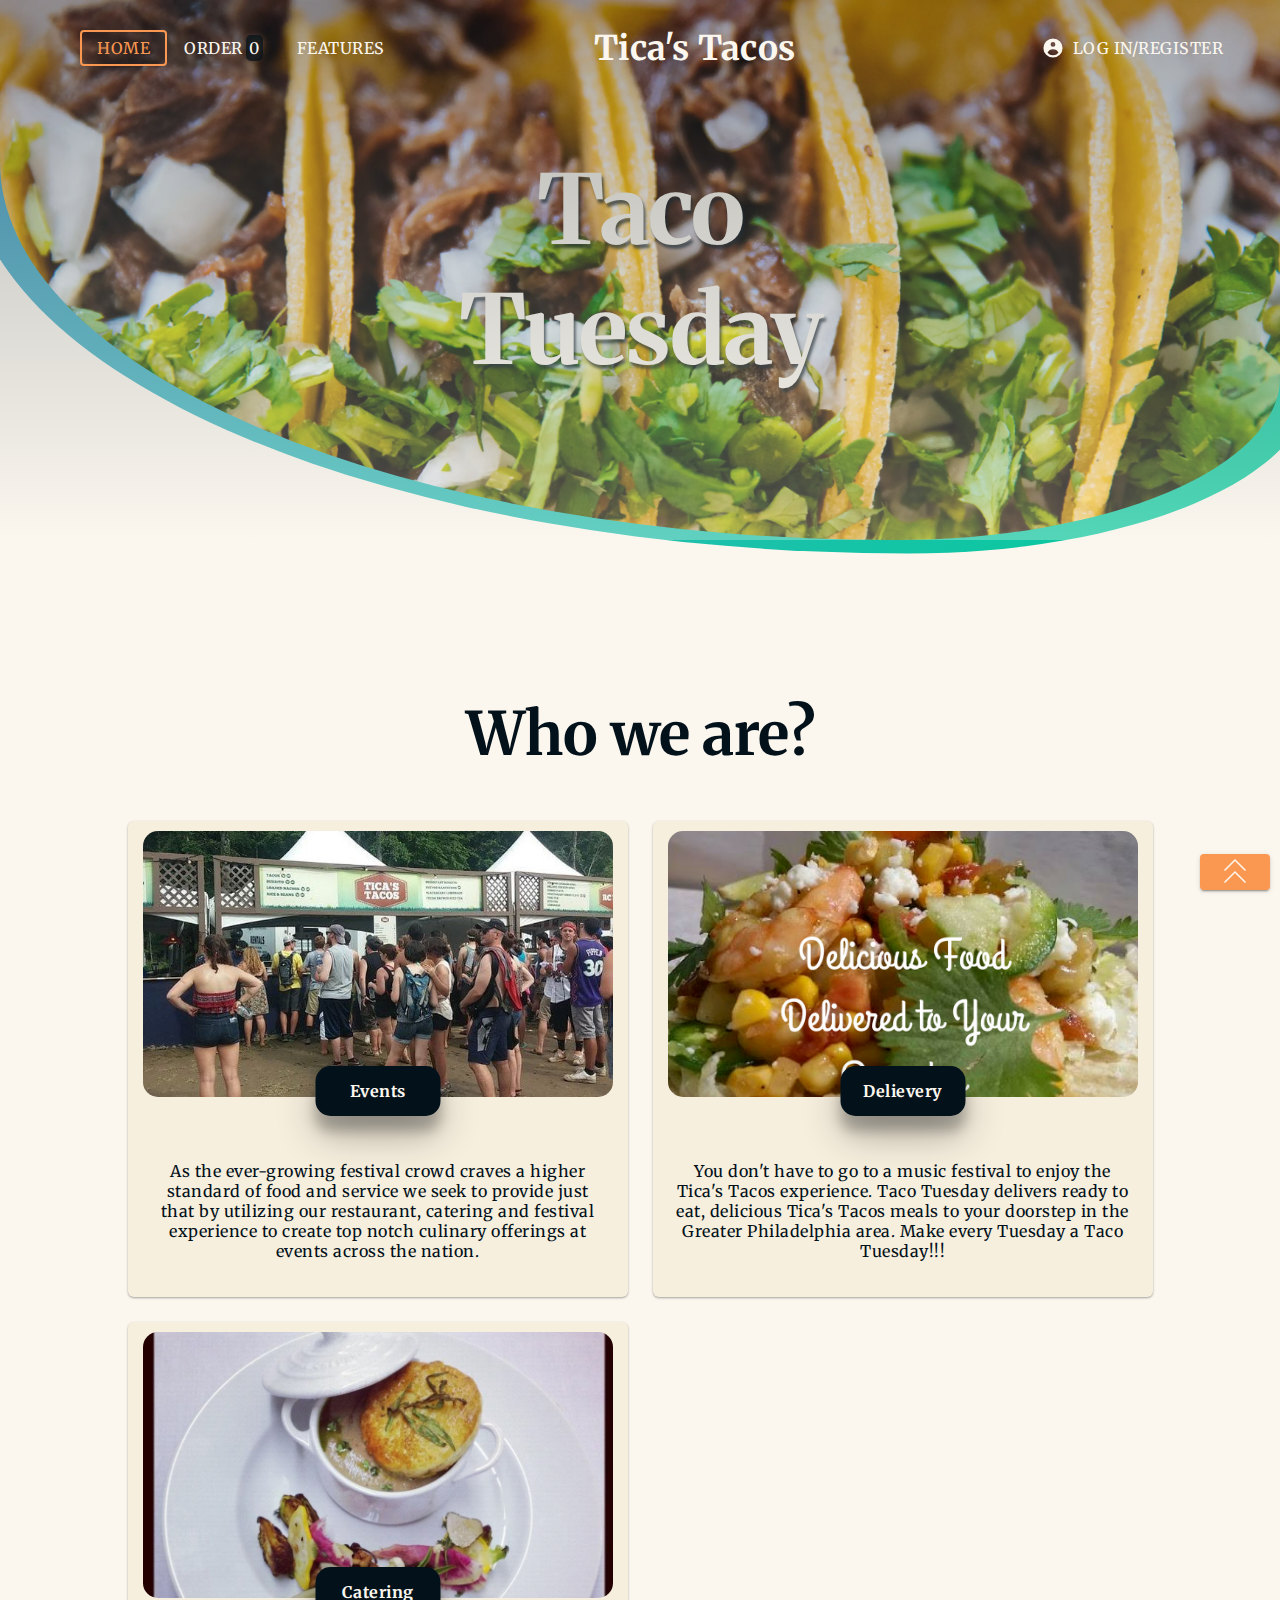
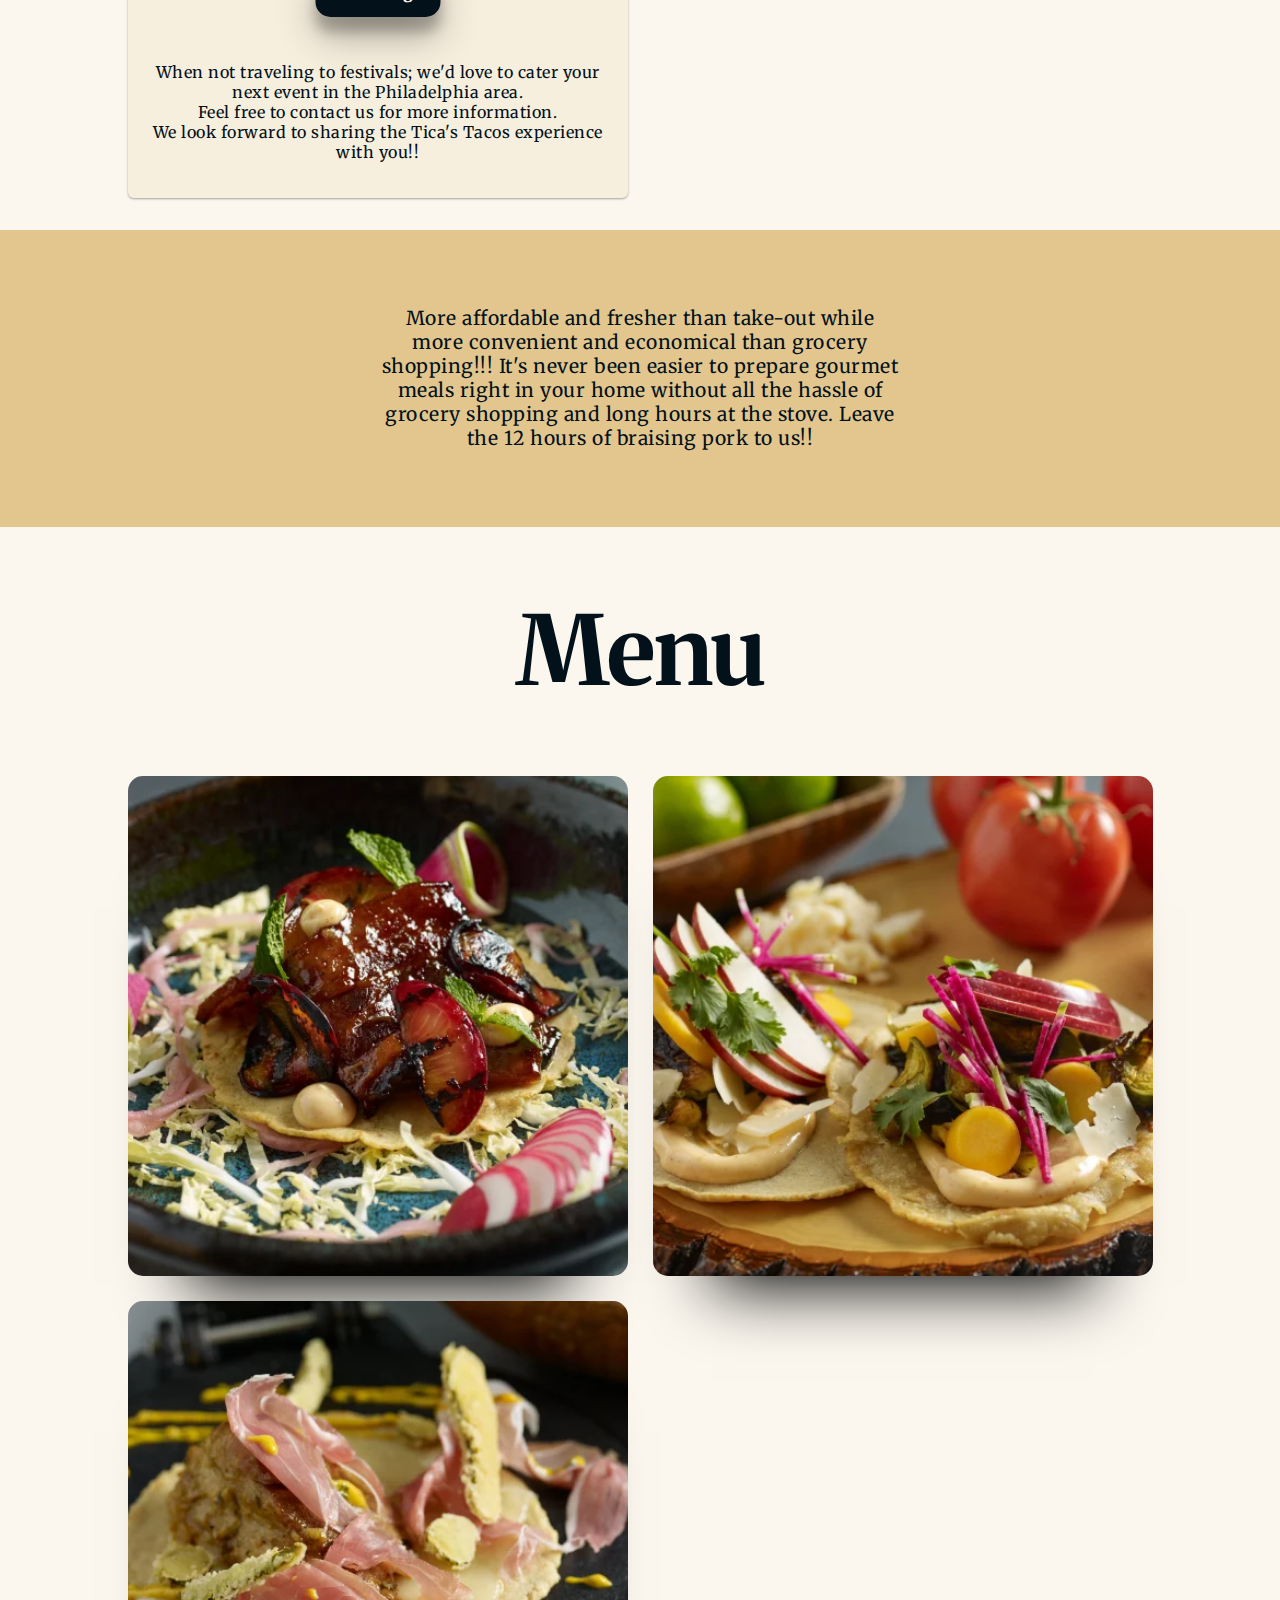
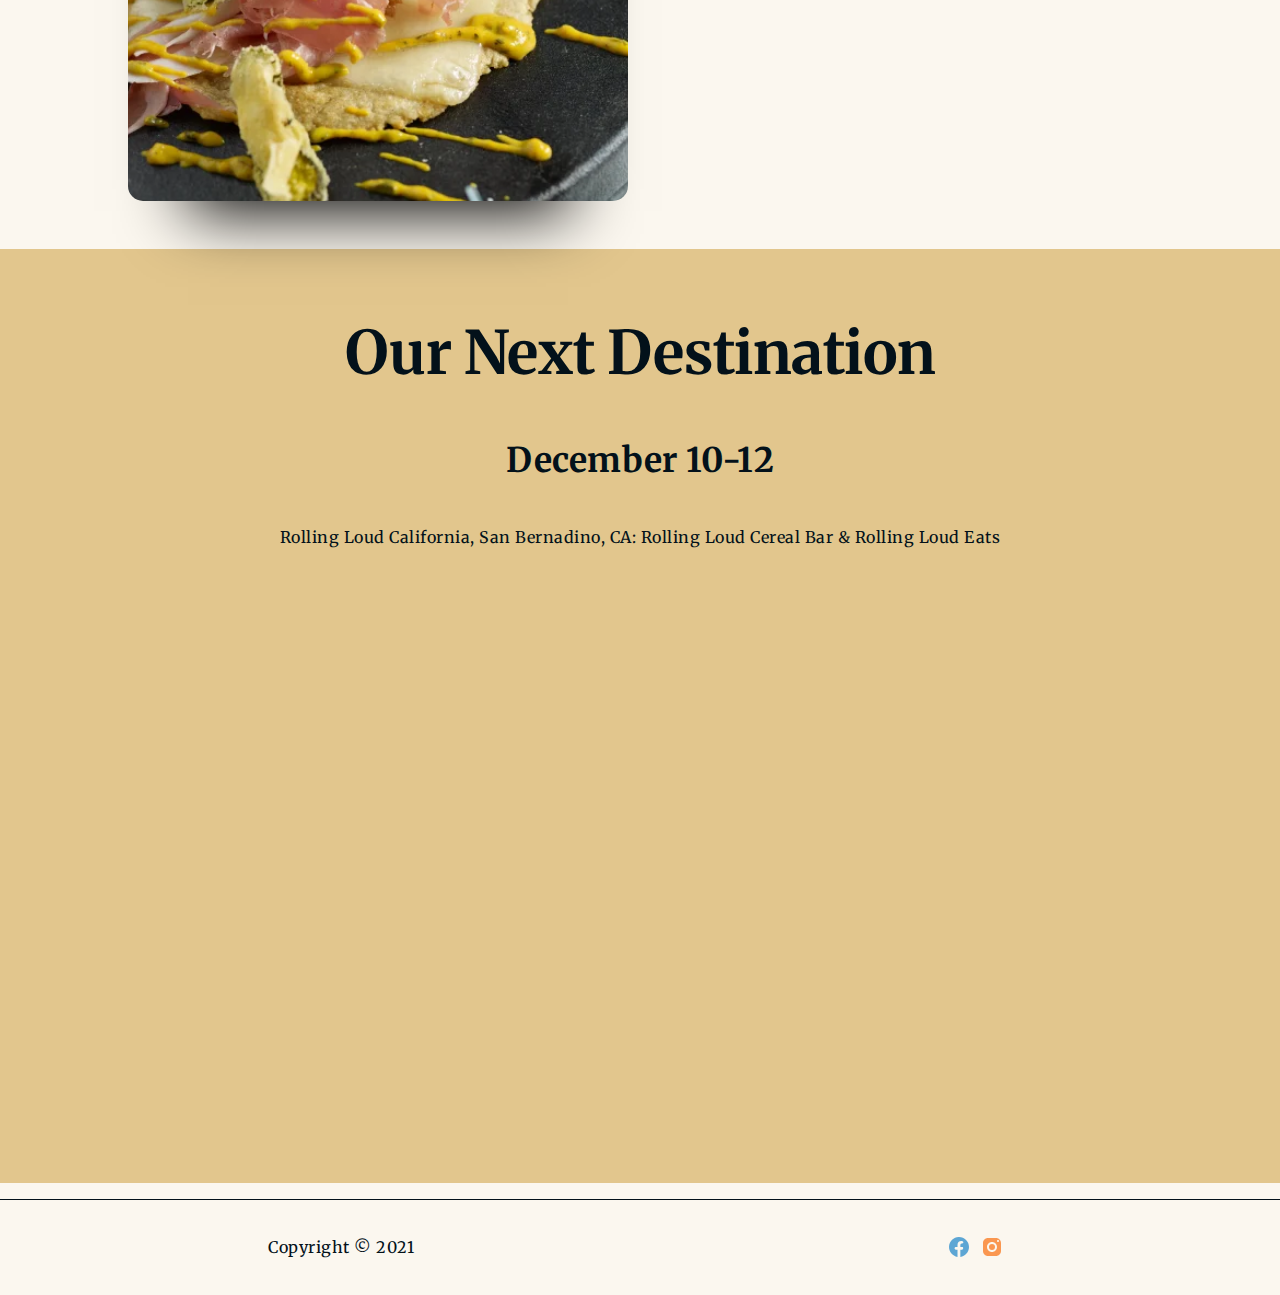
<file: index.html>
<!DOCTYPE html>
<html lang="en">
  <head>
    <title>Tica's Taco</title>
    <meta charset="UTF-8" />
    <meta name="viewport" content="width=device-width, initial-scale=1" />
    <!-- Loading base css -->
    <link href="css/style.css" rel="stylesheet" />
    <!-- Loading google fonts -->
    <link rel="preconnect" href="https://fonts.googleapis.com" />
    <link rel="preconnect" href="https://fonts.gstatic.com" crossorigin />
    <link
      href="https://fonts.googleapis.com/css2?family=Merriweather:ital,wght@0,400;0,700;1,400;1,700&display=swap"
      rel="stylesheet"
    />
    <!-- Loading utility functions -->
    <script src="js/utils.js"></script>
    <!-- Using defer to load the script after finishing rendering the DOM -->
    <script defer src="js/script.js"></script>
  </head>
  <body>
    <!-- Temp elements for scroll to top button -->
    <span id="top"></span>
    <a href="#top" class="btn ripple__wrapper totop">
      <svg
        xmlns="http://www.w3.org/2000/svg"
        className="h-6 w-6"
        fill="none"
        viewBox="0 0 24 24"
        stroke="currentColor"
      >
        <path
          strokeLinecap="round"
          strokeLinejoin="round"
          strokeWidth="{2}"
          d="M5 11l7-7 7 7M5 19l7-7 7 7"
        />
      </svg>
    </a>
    <article class="container">
      <!-- Using BEM sytax for naming class -->
      <header>
        <nav class="header__navbar">
          <!-- Toogle left menu for mobile mode -->
          <div class="header__navbar__menu--left">
            <span class="header__navbar__menu--left__line"></span>
            <span class="header__navbar__menu--left__line"></span>
            <span class="header__navbar__menu--left__line"></span>
          </div>
          <!-- Left side of the navbar show basic pages -->
          <ul class="header__navbar__wrapper--left">
            <li
              class="
                ripple__wrapper
                header__navbar__link header__navbar__link--active
              "
            >
              <a href="index.html">Home</a>
            </li>
            <li
              class="
                ripple__wrapper
                header__navbar__link header__navbar__link--order
              "
            >
              <a href="order.html"
                >Order
                <span class="header__navbar__link--order__cart">0</span></a
              >
            </li>
            <li class="ripple__wrapper header__navbar__link">
              <a href="features.html">Features</a>
            </li>
          </ul>
          <!-- Middle part of the navbar showing web title or icon -->
          <div class="header__navbar__wrapper--right">
            <h4 class="header__navbar__heading">Tica's Tacos</h4>
          </div>
          <!-- Right side of the navbar showing register/login button -->
          <ul class="header__navbar__wrapper--right">
            <li class="ripple__wrapper header__navbar__link">
              <a href="register.html">
                <span class="icon">
                  <svg
                    xmlns="http://www.w3.org/2000/svg"
                    class="h-5 w-5"
                    viewBox="0 0 20 20"
                    fill="currentColor"
                  >
                    <path
                      fill-rule="evenodd"
                      d="M18 10a8 8 0 11-16 0 8 8 0 0116 0zm-6-3a2 2 0 11-4 0 2 2 0 014 0zm-2 4a5 5 0 00-4.546 2.916A5.986 5.986 0 0010 16a5.986 5.986 0 004.546-2.084A5 5 0 0010 11z"
                      clip-rule="evenodd"
                    />
                  </svg>
                </span>
                <span class="header__navbar__link__inner--desktop"
                  >Log In/Register</span
                >
              </a>
            </li>
          </ul>
        </nav>
        <!-- Box Highlight Navbar when focus or being actived -->
        <div class="header__navbar__box"></div>
        <!-- Cover photo for the page -->
        <div class="header__banner header__banner--home">
          <h1>Taco<br />Tuesday</h1>
        </div>
      </header>
      <main class="main--home">
        <section class="main__aboutus">
          <h2>Who we are?</h2>
          <div class="main__aboutus__container">
            <div class="main__aboutus__content">
              <img src="images/home.event.jpeg" alt="Events" />
              <p class="main__aboutus__content__title">Events</p>
              <p class="main__aboutus_-content__description">
                As the ever-growing festival crowd craves a higher standard of
                food and service we seek to provide just that by utilizing our
                restaurant, catering and festival experience to create top notch
                culinary offerings at events across the nation.
              </p>
            </div>
            <div class="main__aboutus__content">
              <img src="images/home.delivery.png" alt="Delivery" />
              <p class="main__aboutus__content__title">Delievery</p>
              <p class="main__aboutus_-content__description">
                You don't have to go to a music festival to enjoy the Tica's
                Tacos experience. Taco Tuesday delivers ready to eat, delicious
                Tica's Tacos meals to your doorstep in the Greater Philadelphia
                area. Make every Tuesday a Taco Tuesday!!!
              </p>
            </div>
            <div class="main__aboutus__content">
              <img src="images/home.catering.jpeg" alt="Catering" />
              <p class="main__aboutus__content__title">Catering</p>
              <p class="main__aboutus_-content__description">
                When not traveling to festivals; we'd love to cater your next
                event in the Philadelphia area. <br />Feel free to contact us
                for more information. <br />We look forward to sharing the
                Tica's Tacos experience with you!!
              </p>
            </div>
          </div>
        </section>
        <section class="main__moreaboutus">
          <p>
            More affordable and fresher than take-out while more convenient and
            economical than grocery shopping!!! It's never been easier to
            prepare gourmet meals right in your home without all the hassle of
            grocery shopping and long hours at the stove. Leave the 12 hours of
            braising pork to us!!
          </p>
        </section>
        <section class="main__menu">
          <h1>Menu</h1>
          <div class="main__menu__container">
            <div class="main__menu__item ripple__wrapper">
              <p class="main__menu__item__name">Cinco de Mayo</p>
              <p class="main__menu__item__type">Meal for Two</p>
              <p class="main__menu__item__price">$50</p>
            </div>
            <div class="main__menu__item ripple__wrapper">
              <p class="main__menu__item__name">Cinco de Mayo</p>
              <p class="main__menu__item__type">Meal for Four</p>
              <p class="main__menu__item__price">$80</p>
            </div>
            <div class="main__menu__item ripple__wrapper">
              <p class="main__menu__item__name">Cinco de Mayo</p>
              <p class="main__menu__item__type">Meal for Six</p>
              <p class="main__menu__item__price">$105</p>
            </div>
          </div>
        </section>
        <section class="main__map">
          <h2>Our Next Destination</h2>
          <h4>December 10-12</h4>
          <p>
            Rolling Loud California, San Bernadino, CA: Rolling Loud Cereal Bar
            & Rolling Loud Eats
          </p>
          <div style="width: 100%">
            <iframe
              width="100%"
              height="600"
              frameborder="0"
              scrolling="no"
              marginheight="0"
              marginwidth="0"
              src="https://maps.google.com/maps?width=100%25&amp;height=600&amp;hl=en&amp;q=California,%20San%20Bernardino,%20CA+(Tica's%20Taco)&amp;t=&amp;z=15&amp;ie=UTF8&amp;iwloc=B&amp;output=embed"
              ><a href="https://www.gps.ie/car-satnav-gps/">car gps</a></iframe
            >
          </div>
        </section>
      </main>
      <footer>
        <div class="footer__copyright"><p>Copyright © 2021</p></div>
        <div class="footer__social">
          <a
            href="https://www.facebook.com/ticastacos/"
            class="footer__social--facebook"
          >
            <svg
              class="icon"
              xmlns="http://www.w3.org/2000/svg"
              x="0px"
              y="0px"
              width="24"
              height="24"
              viewBox="0 0 24 24"
            >
              <path
                d="M11.666,2.005C6.62,2.17,2.374,6.251,2.025,11.288c-0.369,5.329,3.442,9.832,8.481,10.589V14.65H8.892 c-0.726,0-1.314-0.588-1.314-1.314v0c0-0.726,0.588-1.314,1.314-1.314h1.613v-1.749c0-2.896,1.411-4.167,3.818-4.167 c0.357,0,0.662,0.008,0.921,0.021c0.636,0.031,1.129,0.561,1.129,1.198v0c0,0.663-0.537,1.2-1.2,1.2h-0.442 c-1.022,0-1.379,0.969-1.379,2.061v1.437h1.87c0.591,0,1.043,0.527,0.953,1.111l-0.108,0.701c-0.073,0.47-0.477,0.817-0.953,0.817 h-1.762v7.247C18.235,21.236,22,17.062,22,12C22,6.366,17.341,1.821,11.666,2.005z"
              ></path>
            </svg>
          </a>
          <a
            href="https://www.instagram.com/ticas_tacos/?hl=en"
            class="footer__social--instagram"
          >
            <svg
              class="icon"
              xmlns="http://www.w3.org/2000/svg"
              x="0px"
              y="0px"
              width="24"
              height="24"
              viewBox="0 0 24 24"
            >
              <path
                d="M 8 3 C 5.239 3 3 5.239 3 8 L 3 16 C 3 18.761 5.239 21 8 21 L 16 21 C 18.761 21 21 18.761 21 16 L 21 8 C 21 5.239 18.761 3 16 3 L 8 3 z M 18 5 C 18.552 5 19 5.448 19 6 C 19 6.552 18.552 7 18 7 C 17.448 7 17 6.552 17 6 C 17 5.448 17.448 5 18 5 z M 12 7 C 14.761 7 17 9.239 17 12 C 17 14.761 14.761 17 12 17 C 9.239 17 7 14.761 7 12 C 7 9.239 9.239 7 12 7 z M 12 9 A 3 3 0 0 0 9 12 A 3 3 0 0 0 12 15 A 3 3 0 0 0 15 12 A 3 3 0 0 0 12 9 z"
              ></path>
            </svg>
          </a>
        </div>
      </footer>
    </article>
  </body>
</html>
</file>
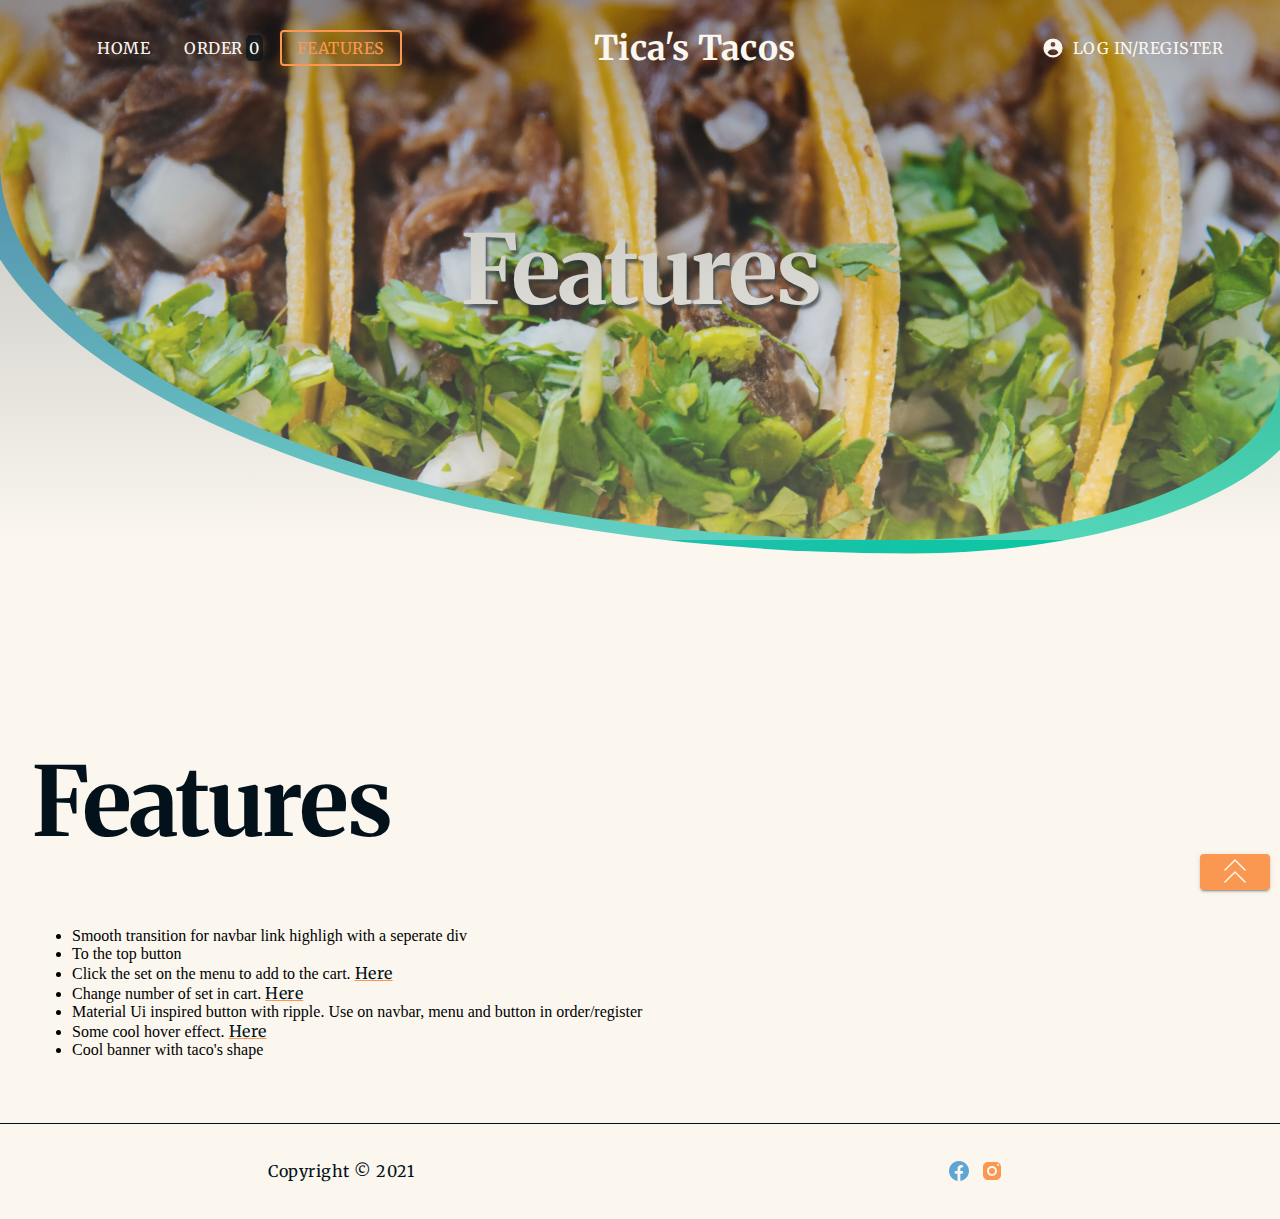
<file: features.html>
<!DOCTYPE html>
<html lang="en">
  <head>
    <title>Tica's Taco</title>
    <meta charset="UTF-8" />
    <meta name="viewport" content="width=device-width, initial-scale=1" />
    <!-- Loading base css -->
    <link href="css/style.css" rel="stylesheet" />
    <!-- Loading google fonts -->
    <link rel="preconnect" href="https://fonts.googleapis.com" />
    <link rel="preconnect" href="https://fonts.gstatic.com" crossorigin />
    <link
      href="https://fonts.googleapis.com/css2?family=Merriweather:ital,wght@0,400;0,700;1,400;1,700&display=swap"
      rel="stylesheet"
    />
    <!-- Loading utility functions -->
    <script src="js/utils.js"></script>
    <!-- Using defer to load the script after finishing rendering the DOM -->
    <script defer src="js/order.js"></script>
    <script defer src="js/script.js"></script>
  </head>
  <body>
    <!-- Temp elements for scroll to top button -->
    <span id="top"></span>
    <a href="#top" class="btn ripple__wrapper totop">
      <svg
        xmlns="http://www.w3.org/2000/svg"
        className="h-6 w-6"
        fill="none"
        viewBox="0 0 24 24"
        stroke="currentColor"
      >
        <path
          strokeLinecap="round"
          strokeLinejoin="round"
          strokeWidth="{2}"
          d="M5 11l7-7 7 7M5 19l7-7 7 7"
        />
      </svg>
    </a>
    <article class="container">
      <!-- Using BEM sytax for naming class -->
      <header>
        <nav class="header__navbar">
          <!-- Toogle left menu for mobile mode -->
          <div class="header__navbar__menu--left">
            <span class="header__navbar__menu--left__line"></span>
            <span class="header__navbar__menu--left__line"></span>
            <span class="header__navbar__menu--left__line"></span>
          </div>
          <!-- Left side of the navbar show basic pages -->
          <ul class="header__navbar__wrapper--left">
            <li class="ripple__wrapper header__navbar__link">
              <a href="index.html">Home</a>
            </li>
            <li
              class="
                ripple__wrapper
                header__navbar__link header__navbar__link--order
              "
            >
              <a href="order.html"
                >Order
                <span class="header__navbar__link--order__cart">0</span></a
              >
            </li>
            <li
              class="
                ripple__wrapper
                header__navbar__link header__navbar__link--active
              "
            >
              <a href="features.html">Features</a>
            </li>
          </ul>
          <!-- Middle part of the navbar showing web title or icon -->
          <div class="header__navbar__wrapper--right">
            <h4 class="header__navbar__heading">Tica's Tacos</h4>
          </div>
          <!-- Right side of the navbar showing register/login button -->
          <ul class="header__navbar__wrapper--right">
            <li class="ripple__wrapper header__navbar__link">
              <a href="register.html">
                <span class="icon">
                  <svg
                    xmlns="http://www.w3.org/2000/svg"
                    class="h-5 w-5"
                    viewBox="0 0 20 20"
                    fill="currentColor"
                  >
                    <path
                      fill-rule="evenodd"
                      d="M18 10a8 8 0 11-16 0 8 8 0 0116 0zm-6-3a2 2 0 11-4 0 2 2 0 014 0zm-2 4a5 5 0 00-4.546 2.916A5.986 5.986 0 0010 16a5.986 5.986 0 004.546-2.084A5 5 0 0010 11z"
                      clip-rule="evenodd"
                    />
                  </svg>
                </span>
                <span class="header__navbar__link__inner--desktop"
                  >Log In/Register</span
                >
              </a>
            </li>
          </ul>
        </nav>
        <!-- Box Highlight Navbar when focus or being actived -->
        <div class="header__navbar__box"></div>
        <!-- Cover photo for the page -->
        <div class="header__banner header__banner--home">
          <h1>Features</h1>
        </div>
      </header>
      <main class="main--features">
        <h1>Features</h1>
        <ul>
					<li>
						Smooth transition for navbar link highligh with a seperate div
					</li>	
					<li>
						To the top button
					</li>
					<li>
						Click the set on the menu to add to the cart. <span><a href="index.html">Here</a></span>
					</li>
					<li>
						Change number of set in cart. <span><a href="order.html">Here</a></span>
					</li>
					<li>
						Material Ui inspired button with ripple. Use on navbar, menu and button in order/register
					</li>
					<li>
						Some cool hover effect. <span><a href="index.html">Here</a></span>
					</li>
					<li>
						Cool banner with taco's shape
					</li>
				</ul>
      </main>
      <footer>
        <div class="footer__copyright"><p>Copyright © 2021</p></div>
        <div class="footer__social">
          <a
            href="https://www.facebook.com/ticastacos/"
            class="footer__social--facebook"
          >
            <svg
              class="icon"
              xmlns="http://www.w3.org/2000/svg"
              x="0px"
              y="0px"
              width="24"
              height="24"
              viewBox="0 0 24 24"
            >
              <path
                d="M11.666,2.005C6.62,2.17,2.374,6.251,2.025,11.288c-0.369,5.329,3.442,9.832,8.481,10.589V14.65H8.892 c-0.726,0-1.314-0.588-1.314-1.314v0c0-0.726,0.588-1.314,1.314-1.314h1.613v-1.749c0-2.896,1.411-4.167,3.818-4.167 c0.357,0,0.662,0.008,0.921,0.021c0.636,0.031,1.129,0.561,1.129,1.198v0c0,0.663-0.537,1.2-1.2,1.2h-0.442 c-1.022,0-1.379,0.969-1.379,2.061v1.437h1.87c0.591,0,1.043,0.527,0.953,1.111l-0.108,0.701c-0.073,0.47-0.477,0.817-0.953,0.817 h-1.762v7.247C18.235,21.236,22,17.062,22,12C22,6.366,17.341,1.821,11.666,2.005z"
              ></path>
            </svg>
          </a>
          <a
            href="https://www.instagram.com/ticas_tacos/?hl=en"
            class="footer__social--instagram"
          >
            <svg
              class="icon"
              xmlns="http://www.w3.org/2000/svg"
              x="0px"
              y="0px"
              width="24"
              height="24"
              viewBox="0 0 24 24"
            >
              <path
                d="M 8 3 C 5.239 3 3 5.239 3 8 L 3 16 C 3 18.761 5.239 21 8 21 L 16 21 C 18.761 21 21 18.761 21 16 L 21 8 C 21 5.239 18.761 3 16 3 L 8 3 z M 18 5 C 18.552 5 19 5.448 19 6 C 19 6.552 18.552 7 18 7 C 17.448 7 17 6.552 17 6 C 17 5.448 17.448 5 18 5 z M 12 7 C 14.761 7 17 9.239 17 12 C 17 14.761 14.761 17 12 17 C 9.239 17 7 14.761 7 12 C 7 9.239 9.239 7 12 7 z M 12 9 A 3 3 0 0 0 9 12 A 3 3 0 0 0 12 15 A 3 3 0 0 0 15 12 A 3 3 0 0 0 12 9 z"
              ></path>
            </svg>
          </a>
        </div>
      </footer>
    </article>
  </body>
</html>
</file>
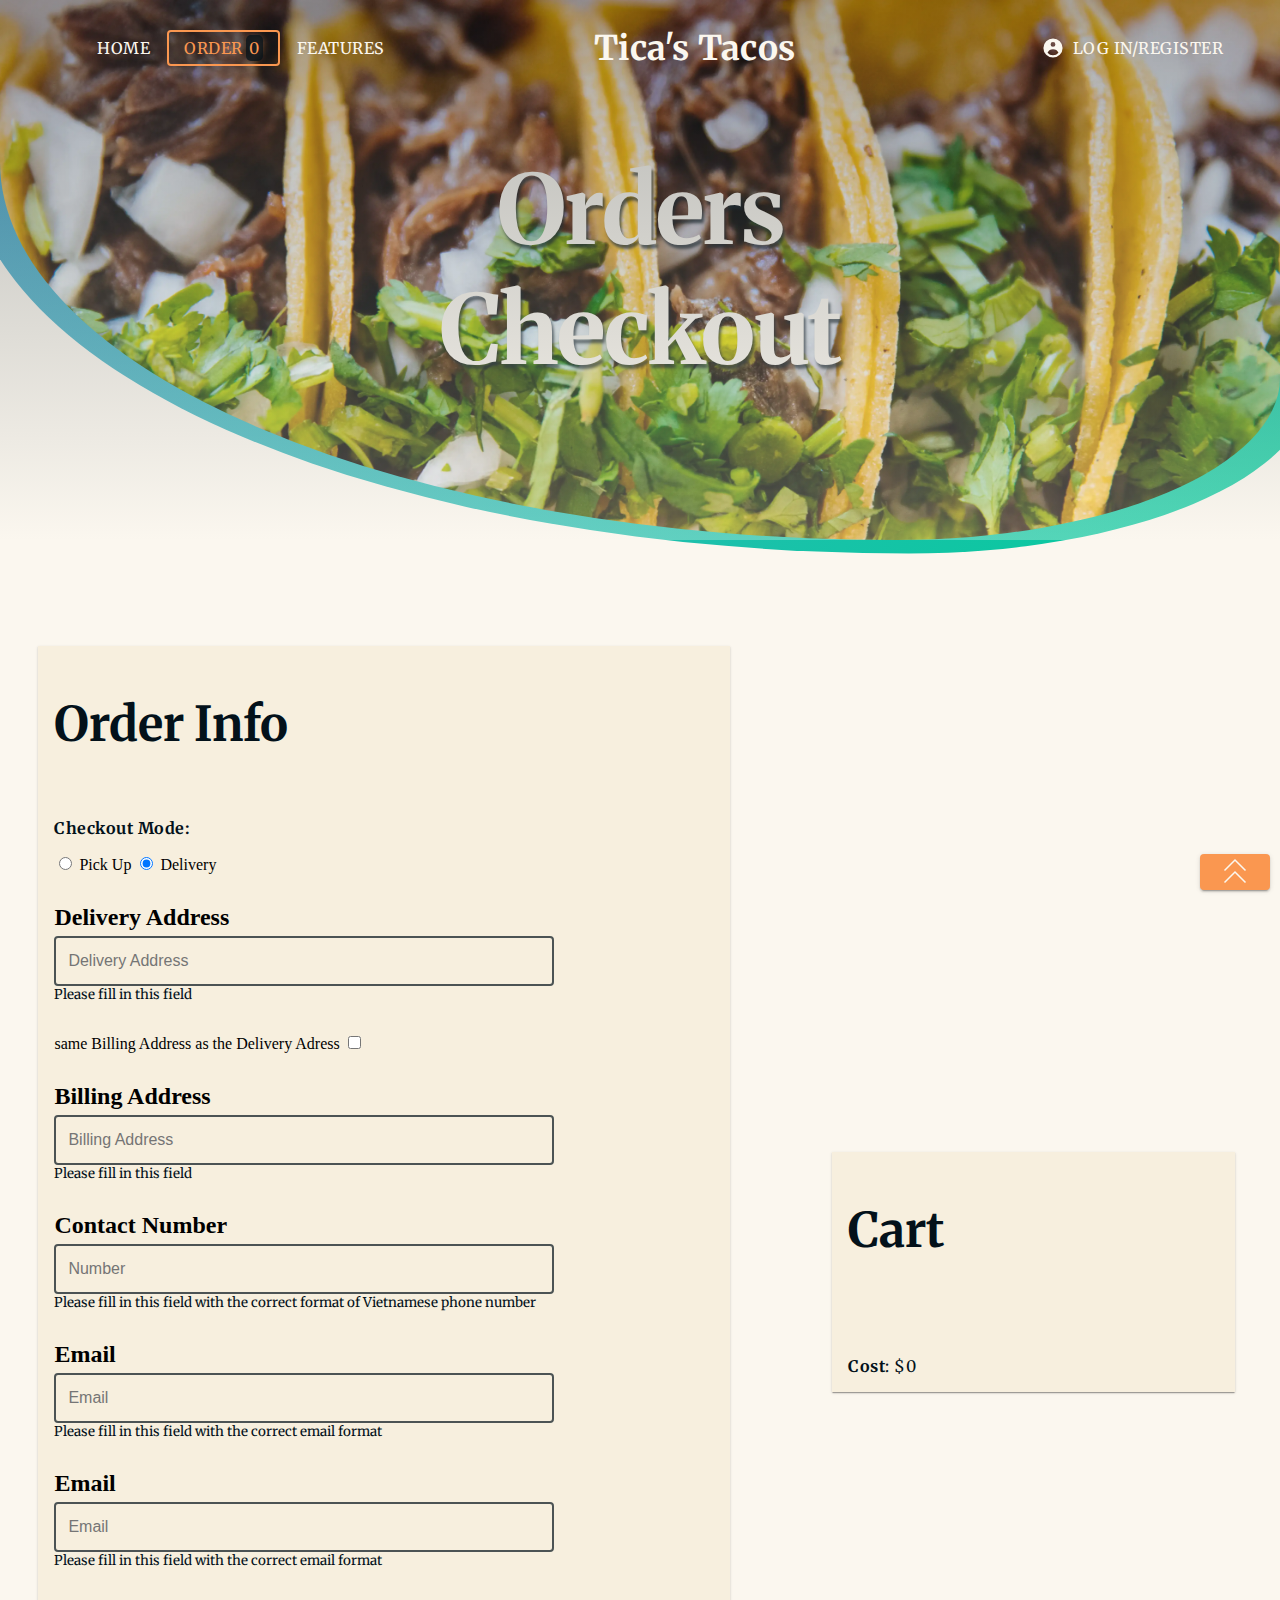
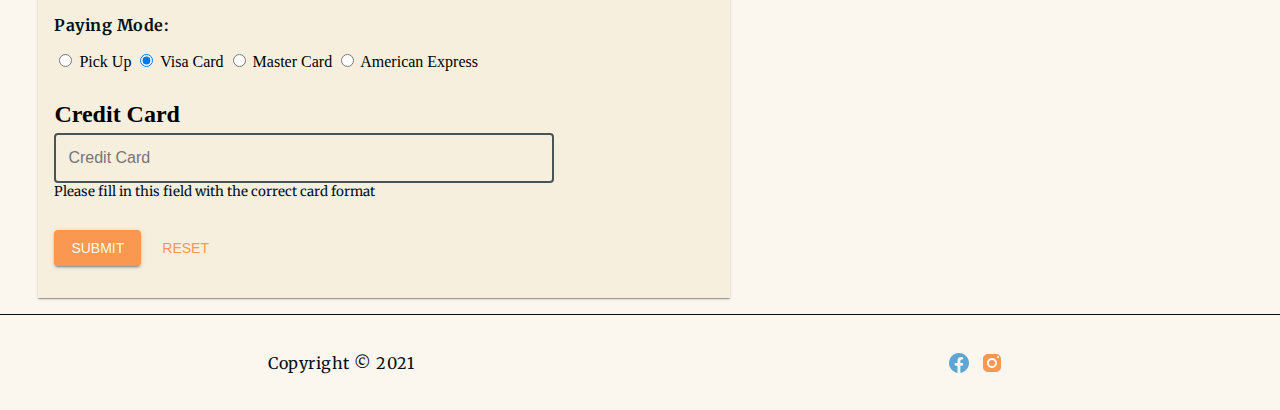
<file: order.html>
<!DOCTYPE html>
<html lang="en">
  <head>
    <title>Tica's Taco</title>
    <meta charset="UTF-8" />
    <meta name="viewport" content="width=device-width, initial-scale=1" />
    <!-- Loading base css -->
    <link href="css/style.css" rel="stylesheet" />
    <!-- Loading google fonts -->
    <link rel="preconnect" href="https://fonts.googleapis.com" />
    <link rel="preconnect" href="https://fonts.gstatic.com" crossorigin />
    <link
      href="https://fonts.googleapis.com/css2?family=Merriweather:ital,wght@0,400;0,700;1,400;1,700&display=swap"
      rel="stylesheet"
    />
    <!-- Loading utility functions -->
    <script src="js/utils.js"></script>
    <!-- Using defer to load the script after finishing rendering the DOM -->
    <script defer src="js/script.js"></script>
    <script defer src="js/order.js"></script>
  </head>
  <body>
    <!-- Temp elements for scroll to top button -->
    <span id="top"></span>
    <a href="#top" class="btn ripple__wrapper totop">
      <svg
        xmlns="http://www.w3.org/2000/svg"
        className="h-6 w-6"
        fill="none"
        viewBox="0 0 24 24"
        stroke="currentColor"
      >
        <path
          strokeLinecap="round"
          strokeLinejoin="round"
          strokeWidth="{2}"
          d="M5 11l7-7 7 7M5 19l7-7 7 7"
        />
      </svg>
    </a>
    <article class="container container--order">
      <!-- Using BEM sytax for naming class -->
      <header>
        <nav class="header__navbar">
          <!-- Toogle left menu for mobile mode -->
          <div class="header__navbar__menu--left">
            <span class="header__navbar__menu--left__line"></span>
            <span class="header__navbar__menu--left__line"></span>
            <span class="header__navbar__menu--left__line"></span>
          </div>
          <!-- Left side of the navbar show basic pages -->
          <ul class="header__navbar__wrapper--left">
            <li class="ripple__wrapper header__navbar__link">
              <a href="index.html">Home</a>
            </li>
            <li
              class="
                ripple__wrapper
                header__navbar__link
                header__navbar__link--order
                header__navbar__link--active
              "
            >
              <a href="order.html"
                >Order
                <span class="header__navbar__link--order__cart">0</span></a
              >
            </li>
            <li class="ripple__wrapper header__navbar__link">
              <a href="features.html">Features</a>
            </li>
          </ul>
          <!-- Middle part of the navbar showing web title or icon -->
          <div class="header__navbar__wrapper--right">
            <h4 class="header__navbar__heading">Tica's Tacos</h4>
          </div>
          <!-- Right side of the navbar showing register/login button -->
          <ul class="header__navbar__wrapper--right">
            <li class="ripple__wrapper header__navbar__link">
              <a href="register.html">
                <span class="icon">
                  <svg
                    xmlns="http://www.w3.org/2000/svg"
                    class="h-5 w-5"
                    viewBox="0 0 20 20"
                    fill="currentColor"
                  >
                    <path
                      fill-rule="evenodd"
                      d="M18 10a8 8 0 11-16 0 8 8 0 0116 0zm-6-3a2 2 0 11-4 0 2 2 0 014 0zm-2 4a5 5 0 00-4.546 2.916A5.986 5.986 0 0010 16a5.986 5.986 0 004.546-2.084A5 5 0 0010 11z"
                      clip-rule="evenodd"
                    />
                  </svg>
                </span>
                <span class="header__navbar__link__inner--desktop"
                  >Log In/Register</span
                >
              </a>
            </li>
          </ul>
        </nav>
        <!-- Box Highlight Navbar when focus or being actived -->
        <div class="header__navbar__box"></div>
        <!-- Cover photo for the page -->
        <div class="header__banner header__banner--home">
          <h1>Orders<br />Checkout</h1>
        </div>
      </header>
      <main class="main--order">
        <form
          class="main--order__form__container"
          action="http://mercury.swin.edu.au/it000000/cos10005/regtest.php"
          method="post"
        >
          <h3>Order Info</h3>
          <div class="input__wrapper">
            <p><strong>Checkout Mode:</strong></p>
            <input
              type="radio"
              id="input__checkout-mode--pickup"
              name="Checkout Mode"
              value="pickup"
            />
            <label for="input__checkout-mode--pickup">Pick Up</label>
            <input
              type="radio"
              checked
              id="input__checkout-mode--delivery"
              name="Checkout Mode"
              value="delivery"
            />
            <label for="input__checkout-mode--delivery">Delivery</label>
          </div>
          <div class="input__wrapper">
            <label class="input__label" for="input__delivery-adress"
              >Delivery Address</label
            >
            <input
              type="text"
              class="input__form"
              id="input__delivery-address"
              name="Delivery Address"
              placeholder="Delivery Address"
            />
            <small class="input__feedback">Please fill in this field</small>
          </div>
          <div class="input__wrapper">
            <label for="input__copy-delivery-to-billing"
              >same Billing Address as the Delivery Adress</label
            >
            <input
              type="checkbox"
              id="input__copy-delivery-to-billing"
              name="Use the same Billing Address as Delivery Dddress"
            />
          </div>
          <div class="input__wrapper">
            <label class="input__label" for="input__billing-adress"
              >Billing Address</label
            >
            <input
              type="text"
              class="input__form"
              id="input__billing-address"
              name="Billing Address"
              placeholder="Billing Address"
            />
            <small class="input__feedback">Please fill in this field</small>
          </div>
          <div class="input__wrapper">
            <label class="input__label" for="input__contact-number"
              >Contact Number</label
            >
            <!-- regrex for vietnamese phone number -->
            <input
              type="tel"
              class="input__form"
              id="input__contact-number"
              name="Contact Number"
              placeholder="Number"
            />
            <small class="input__feedback"
              >Please fill in this field with the correct format of Vietnamese
              phone number</small
            >
          </div>
          <div class="input__wrapper">
            <label class="input__label" for="input__email">Email</label>
            <input
              type="text"
              class="input__form"
              id="input__email"
              name="Email"
              placeholder="Email"
            />
            <small class="input__feedback"
              >Please fill in this field with the correct email format</small
            >
          </div>
          <div class="input__wrapper">
            <label class="input__label" for="input__email">Email</label>
            <input
              type="text"
              class="input__form"
              id="input__email"
              name="Email"
              placeholder="Email"
            />
            <small class="input__feedback"
              >Please fill in this field with the correct email format</small
            >
          </div>
          <div class="input__wrapper">
            <p><strong>Paying Mode:</strong></p>
            <input
              type="radio"
              id="input__pay-mode--pickup"
              name="Pay Mode"
              value="pickup"
            />
            <label for="input__pay-mode--pickup">Pick Up</label>
            <input
              type="radio"
              checked
              id="input__pay-mode--credit-card--visa"
              name="Pay Mode"
              value="visa"
            />
            <label for="input__pay-mode--credit-card--visa">Visa Card</label>
            <input
              type="radio"
              id="input__pay-mode--credit-card--master"
              name="Pay Mode"
              value="master"
            />
            <label for="input__pay-mode--credit-card--master"
              >Master Card</label
            >
            <input
              type="radio"
              id="input__pay-mode--credit-card--american-express"
              name="Pay Mode"
              value="American Express"
            />
            <label for="input__pay-mode--credit-card--american-express"
              >American Express</label
            >
          </div>
          <div class="input__wrapper">
            <label class="input__label" for="input__credit-card"
              >Credit Card</label
            >
            <input
              type="text"
              class="input__form"
              id="input__credit-card"
              name="Credit Card"
              placeholder="Credit Card"
            />
            <small class="input__feedback"
              >Please fill in this field with the correct card format</small
            >
          </div>
          <div class="input__buttons__wrapper">
            <input class="btn ripple__wrapper" type="submit" value="Submit" />
            <input
              class="btn btn--text ripple__wrapper"
              type="reset"
              value="Reset"
            />
          </div>
        </form>
      </main>
      <!-- Showing cart -->
      <aside class="main--order__cart">
        <div class="main--order__cart__container">
          <h3>Cart</h3>
          <ul class="main--order__cart__inner"></ul>
          <p class="main--order__cart__cost"><strong>Cost:</strong> $0</p>
        </div>
      </aside>
      <footer>
        <div class="footer__copyright"><p>Copyright © 2021</p></div>
        <div class="footer__social">
          <a
            href="https://www.facebook.com/ticastacos/"
            class="footer__social--facebook"
          >
            <svg
              class="icon"
              xmlns="http://www.w3.org/2000/svg"
              x="0px"
              y="0px"
              width="24"
              height="24"
              viewBox="0 0 24 24"
            >
              <path
                d="M11.666,2.005C6.62,2.17,2.374,6.251,2.025,11.288c-0.369,5.329,3.442,9.832,8.481,10.589V14.65H8.892 c-0.726,0-1.314-0.588-1.314-1.314v0c0-0.726,0.588-1.314,1.314-1.314h1.613v-1.749c0-2.896,1.411-4.167,3.818-4.167 c0.357,0,0.662,0.008,0.921,0.021c0.636,0.031,1.129,0.561,1.129,1.198v0c0,0.663-0.537,1.2-1.2,1.2h-0.442 c-1.022,0-1.379,0.969-1.379,2.061v1.437h1.87c0.591,0,1.043,0.527,0.953,1.111l-0.108,0.701c-0.073,0.47-0.477,0.817-0.953,0.817 h-1.762v7.247C18.235,21.236,22,17.062,22,12C22,6.366,17.341,1.821,11.666,2.005z"
              ></path>
            </svg>
          </a>
          <a
            href="https://www.instagram.com/ticas_tacos/?hl=en"
            class="footer__social--instagram"
          >
            <svg
              class="icon"
              xmlns="http://www.w3.org/2000/svg"
              x="0px"
              y="0px"
              width="24"
              height="24"
              viewBox="0 0 24 24"
            >
              <path
                d="M 8 3 C 5.239 3 3 5.239 3 8 L 3 16 C 3 18.761 5.239 21 8 21 L 16 21 C 18.761 21 21 18.761 21 16 L 21 8 C 21 5.239 18.761 3 16 3 L 8 3 z M 18 5 C 18.552 5 19 5.448 19 6 C 19 6.552 18.552 7 18 7 C 17.448 7 17 6.552 17 6 C 17 5.448 17.448 5 18 5 z M 12 7 C 14.761 7 17 9.239 17 12 C 17 14.761 14.761 17 12 17 C 9.239 17 7 14.761 7 12 C 7 9.239 9.239 7 12 7 z M 12 9 A 3 3 0 0 0 9 12 A 3 3 0 0 0 12 15 A 3 3 0 0 0 15 12 A 3 3 0 0 0 12 9 z"
              ></path>
            </svg>
          </a>
        </div>
      </footer>
    </article>
  </body>
</html>
</file>
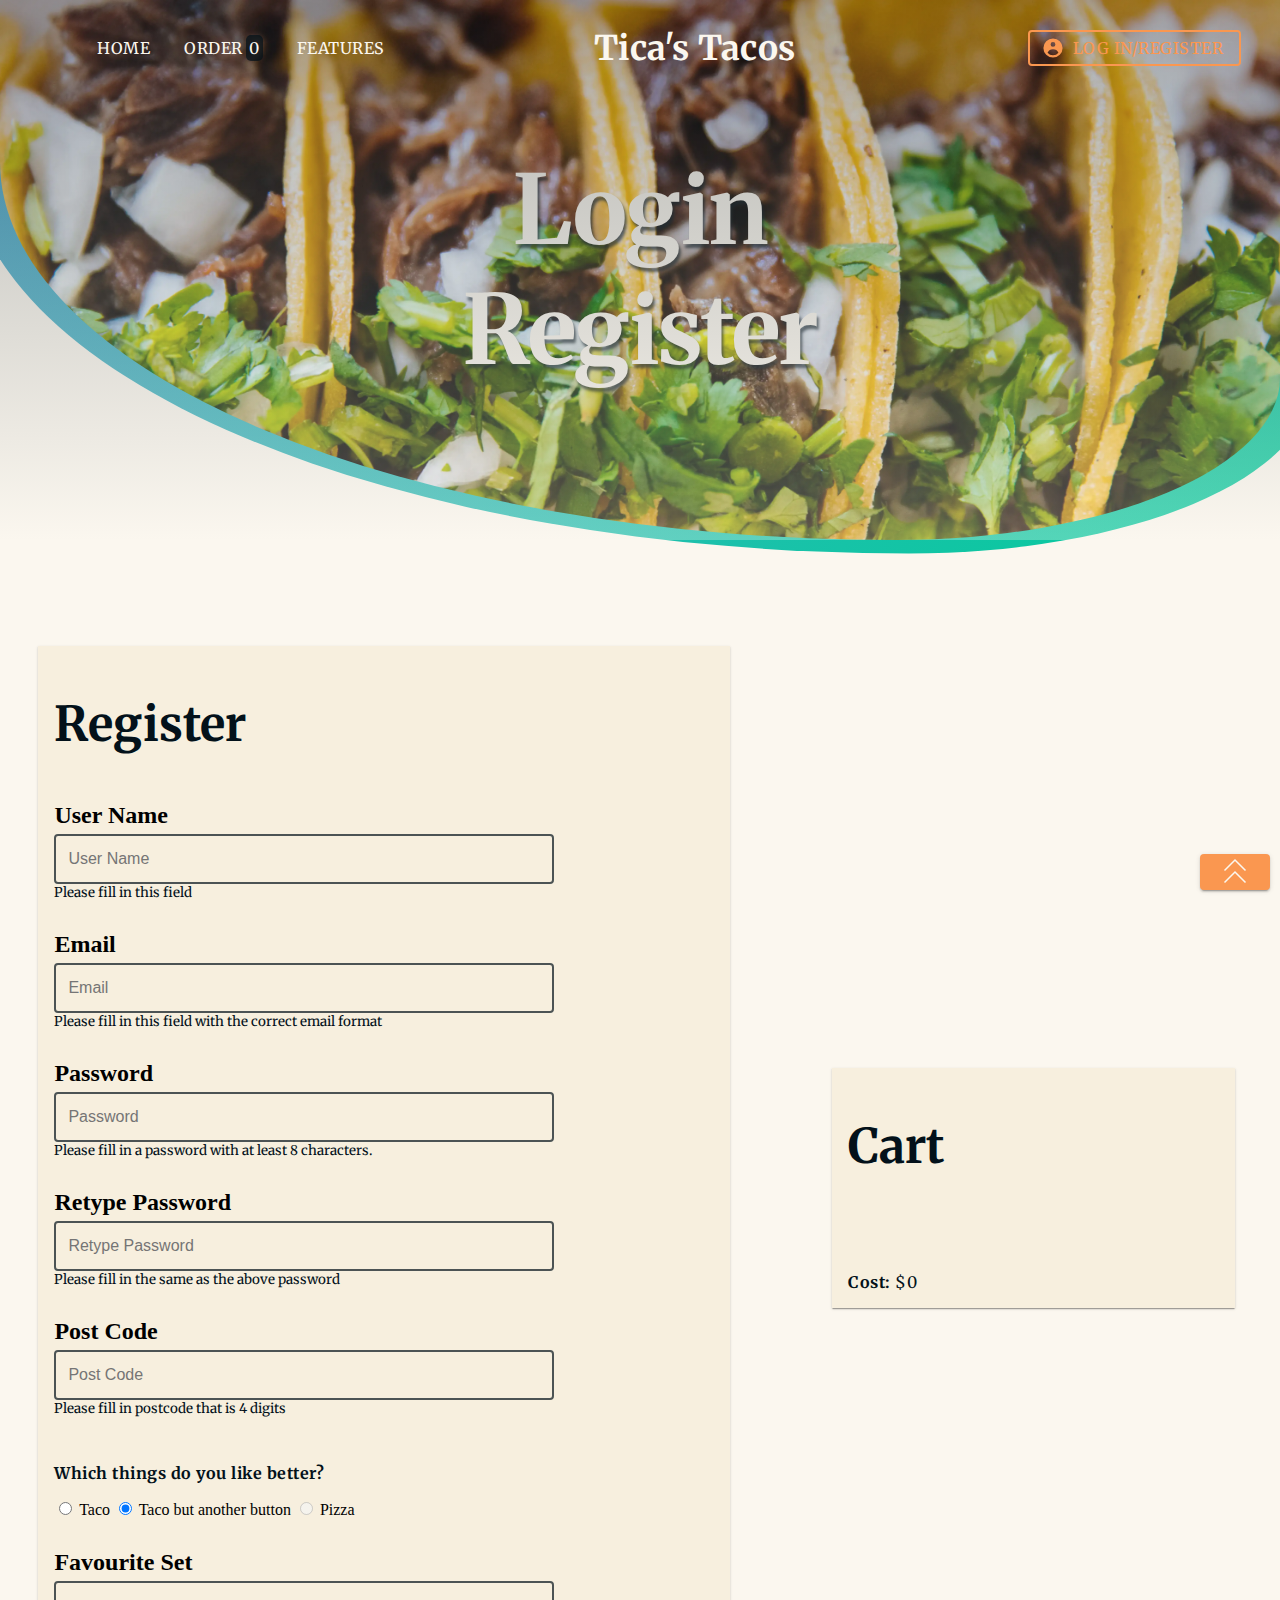
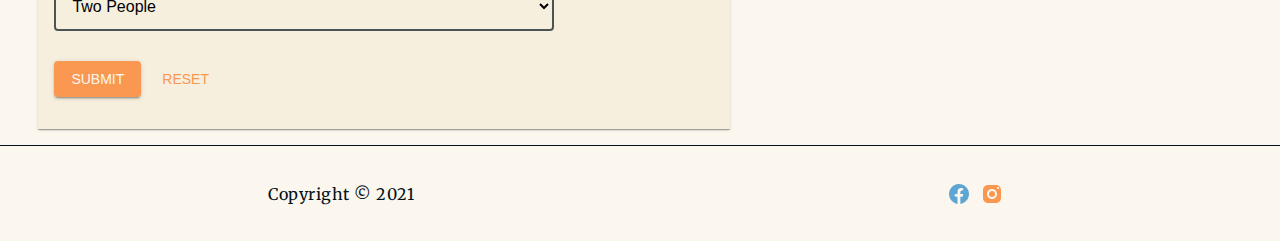
<file: register.html>
<!DOCTYPE html>
<html lang="en">
  <head>
    <title>Tica's Taco</title>
    <meta charset="UTF-8" />
    <meta name="viewport" content="width=device-width, initial-scale=1" />
    <!-- Loading base css -->
    <link href="css/style.css" rel="stylesheet" />
    <!-- Loading google fonts -->
    <link rel="preconnect" href="https://fonts.googleapis.com" />
    <link rel="preconnect" href="https://fonts.gstatic.com" crossorigin />
    <link
      href="https://fonts.googleapis.com/css2?family=Merriweather:ital,wght@0,400;0,700;1,400;1,700&display=swap"
      rel="stylesheet"
    />
    <!-- Loading utility functions -->
    <script src="js/utils.js"></script>
    <!-- Using defer to load the script after finishing rendering the DOM -->
    <script defer src="js/register.js"></script>
    <script defer src="js/script.js"></script>
  </head>
  <body>
    <!-- Temp elements for scroll to top button -->
    <span id="top"></span>
    <a href="#top" class="btn ripple__wrapper totop">
      <svg
        xmlns="http://www.w3.org/2000/svg"
        className="h-6 w-6"
        fill="none"
        viewBox="0 0 24 24"
        stroke="currentColor"
      >
        <path
          strokeLinecap="round"
          strokeLinejoin="round"
          strokeWidth="{2}"
          d="M5 11l7-7 7 7M5 19l7-7 7 7"
        />
      </svg>
    </a>
    <article class="container container--register">
      <!-- Using BEM sytax for naming class -->
      <header>
        <nav class="header__navbar">
          <!-- Toogle left menu for mobile mode -->
          <div class="header__navbar__menu--left">
            <span class="header__navbar__menu--left__line"></span>
            <span class="header__navbar__menu--left__line"></span>
            <span class="header__navbar__menu--left__line"></span>
          </div>
          <!-- Left side of the navbar show basic pages -->
          <ul class="header__navbar__wrapper--left">
            <li class="ripple__wrapper header__navbar__link">
              <a href="index.html">Home</a>
            </li>
            <li
              class="
                ripple__wrapper
                header__navbar__link header__navbar__link--order
              "
            >
              <a href="order.html"
                >Order
                <span class="header__navbar__link--order__cart">0</span></a
              >
            </li>
            <li class="ripple__wrapper header__navbar__link">
              <a href="features.html">Features</a>
            </li>
          </ul>
          <!-- Middle part of the navbar showing web title or icon -->
          <div class="header__navbar__wrapper--right">
            <h4 class="header__navbar__heading">Tica's Tacos</h4>
          </div>
          <!-- Right side of the navbar showing register/login button -->
          <ul class="header__navbar__wrapper--right">
            <li
              class="
                ripple__wrapper
                header__navbar__link header__navbar__link--active
              "
            >
              <a href="register.html">
                <span class="icon">
                  <svg
                    xmlns="http://www.w3.org/2000/svg"
                    class="h-5 w-5"
                    viewBox="0 0 20 20"
                    fill="currentColor"
                  >
                    <path
                      fill-rule="evenodd"
                      d="M18 10a8 8 0 11-16 0 8 8 0 0116 0zm-6-3a2 2 0 11-4 0 2 2 0 014 0zm-2 4a5 5 0 00-4.546 2.916A5.986 5.986 0 0010 16a5.986 5.986 0 004.546-2.084A5 5 0 0010 11z"
                      clip-rule="evenodd"
                    />
                  </svg>
                </span>
                <span class="header__navbar__link__inner--desktop"
                  >Log In/Register</span
                >
              </a>
            </li>
          </ul>
        </nav>
        <!-- Box Highlight Navbar when focus or being actived -->
        <div class="header__navbar__box"></div>
        <!-- Cover photo for the page -->
        <div class="header__banner header__banner--home">
          <h1>Login<br />Register</h1>
        </div>
      </header>
      <main class="main--register">
        <form
          class="main--register__form__container"
          action="http://mercury.swin.edu.au/it000000/cos10005/regtest.php"
          method="post"
        >
          <h3>Register</h3>
          <!-- <div class="input__wrapper"> -->
          <!--   <p><strong>Checkout Mode:</strong></p> -->
          <!--   <input -->
          <!--     type="radio" -->
          <!--     id="input__checkout-mode--pickup" -->
          <!--     name="Checkout Mode" -->
          <!--     value="pickup" -->
          <!--   /> -->
          <!--   <label for="input__checkout-mode--pickup">Pick Up</label> -->
          <!--   <input -->
          <!--     type="radio" -->
          <!--     checked -->
          <!--     id="input__checkout-mode--delivery" -->
          <!--     name="Checkout Mode" -->
          <!--     value="delivery" -->
          <!--   /> -->
          <!--   <label for="input__checkout-mode--delivery">Delivery</label> -->
          <!-- </div> -->
          <div class="input__wrapper">
            <label class="input__label" for="input__username">User Name</label>
            <input
              type="text"
              class="input__form"
              id="input__username"
              name="User Name"
              placeholder="User Name"
            />
            <small class="input__feedback">Please fill in this field</small>
          </div>
          <div class="input__wrapper">
            <label class="input__label" for="input__email">Email</label>
            <input
              type="text"
              class="input__form"
              id="input__email"
              name="Email"
              placeholder="Email"
            />
            <small class="input__feedback"
              >Please fill in this field with the correct email format</small
            >
          </div>
          <div class="input__wrapper">
            <label class="input__label" for="input__password">Password</label>
            <input
              type="password"
              class="input__form"
              id="input__password"
              name="Password"
              placeholder="Password"
            />
            <small class="input__feedback"
              >Please fill in a password with at least 8 characters.</small
            >
          </div>
          <div class="input__wrapper">
            <label class="input__label" for="input__re-password"
              >Retype Password</label
            >
            <input
              type="password"
              class="input__form"
              id="input__re-password"
              name="Retype Password"
              placeholder="Retype Password"
            />
            <small class="input__feedback"
              >Please fill in the same as the above password</small
            >
          </div>
          <div class="input__wrapper">
            <label class="input__label" for="input__postcode">Post Code</label>
            <input
              type="text"
              class="input__form"
              id="input__postcode"
              name="Post Code"
              placeholder="Post Code"
            />
            <small class="input__feedback"
              >Please fill in postcode that is 4 digits</small
            >
          </div>
          <div class="input__wrapper">
            <p><strong>Which things do you like better?</strong></p>
            <input
              type="radio"
              id="input__favourite-food"
              name="Favourite Food"
              value="taco"
            />
            <label for="input__favourite-food">Taco</label>
            <input
              type="radio"
              checked
              id="input__favourite-food-2"
              name="Favourite Food"
              value="taco 2"
            />
            <label for="input__favourite-food-2">Taco but another button</label>
            <input
              type="radio"
              id="input__favourite-food--pizza"
              name="Favourite Food"
              disabled
              value="pizza"
            />
            <label for="input__favourite-food--pizza">Pizza</label>
          </div>
          <div class="input__wrapper">
            <label class="input__label" for="input__favoureite-set"
              >Favourite Set</label
            >
						<select name="favourite set" id="input__favourite-set">
							<option value="2">Two People</option>
							<option value="4">Four People</option>
							<option value="6">Six People</option>
						</select>
          </div>
          <div class="input__buttons__wrapper">
            <input class="btn ripple__wrapper" type="submit" value="Submit" />
            <input
              class="btn btn--text ripple__wrapper"
              type="reset"
              value="Reset"
            />
          </div>
        </form>
      </main>
      <!-- Showing cart -->
      <aside class="main--order__cart">
        <div class="main--order__cart__container">
          <h3>Cart</h3>
          <ul class="main--order__cart__inner"></ul>
          <p class="main--order__cart__cost"><strong>Cost:</strong> $0</p>
        </div>
      </aside>
      <footer>
        <div class="footer__copyright"><p>Copyright © 2021</p></div>
        <div class="footer__social">
          <a
            href="https://www.facebook.com/ticastacos/"
            class="footer__social--facebook"
          >
            <svg
              class="icon"
              xmlns="http://www.w3.org/2000/svg"
              x="0px"
              y="0px"
              width="24"
              height="24"
              viewBox="0 0 24 24"
            >
              <path
                d="M11.666,2.005C6.62,2.17,2.374,6.251,2.025,11.288c-0.369,5.329,3.442,9.832,8.481,10.589V14.65H8.892 c-0.726,0-1.314-0.588-1.314-1.314v0c0-0.726,0.588-1.314,1.314-1.314h1.613v-1.749c0-2.896,1.411-4.167,3.818-4.167 c0.357,0,0.662,0.008,0.921,0.021c0.636,0.031,1.129,0.561,1.129,1.198v0c0,0.663-0.537,1.2-1.2,1.2h-0.442 c-1.022,0-1.379,0.969-1.379,2.061v1.437h1.87c0.591,0,1.043,0.527,0.953,1.111l-0.108,0.701c-0.073,0.47-0.477,0.817-0.953,0.817 h-1.762v7.247C18.235,21.236,22,17.062,22,12C22,6.366,17.341,1.821,11.666,2.005z"
              ></path>
            </svg>
          </a>
          <a
            href="https://www.instagram.com/ticas_tacos/?hl=en"
            class="footer__social--instagram"
          >
            <svg
              class="icon"
              xmlns="http://www.w3.org/2000/svg"
              x="0px"
              y="0px"
              width="24"
              height="24"
              viewBox="0 0 24 24"
            >
              <path
                d="M 8 3 C 5.239 3 3 5.239 3 8 L 3 16 C 3 18.761 5.239 21 8 21 L 16 21 C 18.761 21 21 18.761 21 16 L 21 8 C 21 5.239 18.761 3 16 3 L 8 3 z M 18 5 C 18.552 5 19 5.448 19 6 C 19 6.552 18.552 7 18 7 C 17.448 7 17 6.552 17 6 C 17 5.448 17.448 5 18 5 z M 12 7 C 14.761 7 17 9.239 17 12 C 17 14.761 14.761 17 12 17 C 9.239 17 7 14.761 7 12 C 7 9.239 9.239 7 12 7 z M 12 9 A 3 3 0 0 0 9 12 A 3 3 0 0 0 12 15 A 3 3 0 0 0 15 12 A 3 3 0 0 0 12 9 z"
              ></path>
            </svg>
          </a>
        </div>
      </footer>
    </article>
  </body>
</html>
</file>
<file: css/style.css>
:root {
  --text-color: #03111a;
  --text-color--0_7: rgba(3, 17, 26, 0.7);
  --text-color-light: #fbf7ef;
  --background-color: #fbf7ef;
  --darker-background-color-1: #f7efde;
  --darker-background-color-2: #e2c68d;
  --primary-color: #fa9750;
  --primary-color--0_5: rgba(250, 151, 80, 0.5);
  --primary-color--0_3: rgba(250, 151, 80, 0.3);
  --second-color: #00cc99;
  --third-color: #5da6d4;
  --fourth-color: #f54940;
  --lighten-primary-color: #fbb888;
}

* {
  -webkit-box-sizing: border-box;
          box-sizing: border-box;
}

html {
  scroll-behavior: smooth;
}

body {
  margin: 0;
  padding: 0;
  overflow-x: hidden;
  width: 100%;
  min-height: 100vh;
  background-color: var(--background-color);
}

/* using grid to make minium height would be 100% and let footer stick at the bottom */
article.container {
  min-height: 100vh;
  display: -ms-grid;
  display: grid;
  -ms-grid-rows: auto 1fr auto;
  grid-template-rows: auto 1fr auto;
  -ms-grid-columns: 100%;
  grid-template-columns: 100%;
  margin: 0;
  padding: 0;
  overflow-x: hidden;
}
article.container > *:nth-child(1) {
  -ms-grid-row: 1;
  -ms-grid-column: 1;
}
article.container > *:nth-child(2) {
  -ms-grid-row: 2;
  -ms-grid-column: 1;
}
article.container > *:nth-child(3) {
  -ms-grid-row: 3;
  -ms-grid-column: 1;
}

article.container--register,
article.container--order {
  -ms-grid-columns: 30% 30% 5% 35%;
  grid-template-columns: 30% 30% 5% 35%;
      grid-template-areas:
    "header header header header"
    "main main . sidebar"
    "footer footer footer footer";
}

article.container--register header,
article.container--order header {
  -ms-grid-row: 1;
  -ms-grid-column: 1;
  -ms-grid-column-span: 4;
  grid-area: header;
}

article.container--register main,
article.container--order main {
  -ms-grid-row: 2;
  -ms-grid-column: 1;
  -ms-grid-column-span: 2;
  grid-area: main;
}

article.container--register aside,
article.container--order aside {
  -ms-grid-row: 2;
  -ms-grid-column: 4;
  grid-area: sidebar;
}

article.container--register footer,
article.container--order footer {
  -ms-grid-row: 3;
  -ms-grid-column: 1;
  -ms-grid-column-span: 4;
  grid-area: footer;
}

/* Setting up basic css for text elements */
p,
h1,
h2,
h3,
h4,
a,
small {
  color: var(--text-color);
  font-family: "Merriweather", serif;
}

/* Following Material Design Typography */
/* https://material.io/design/typography/the-type-system.html#type-scale */
h1 {
  font-size: 96px;
  letter-spacing: -1.5px;
}

h2 {
  font-size: 60px;
  letter-spacing: -0.5px;
}

h3 {
  font-size: 48px;
  letter-spacing: 0;
}

h4 {
  font-size: 34px;
  letter-spacing: 0.25px;
  font-weight: 700;
}

p,
a {
  font-size: 16px;
  letter-spacing: 0.5px;
}

.totop {
	position: fixed !important;
	right: 10px;
	bottom: 10px;
	height: 70px;
	width: 70px;
}

/* Limit icon size */
.icon {
  display: inline-block;
  width: 24px;
  height: 24px;
  margin-right: 8px;
  margin-left: -4px;
  vertical-align: top;
}

/* Change default a tag */
a {
  text-decoration: none;
}

/* Highlight hoverd link by incneasing font-weight */
a:hover,
a:focus,
a:active {
	font-weight: 700;
	color: var(--primary-color);
}

/* Button */
.btn {
  font-size: 0.875rem;
  text-transform: uppercase;
  text-decoration: none;
  -webkit-box-shadow: rgba(0, 0, 0, 0.2) 0px 3px 1px -2px,
    rgba(0, 0, 0, 0.14) 0px 2px 2px 0px, rgba(0, 0, 0, 0.12) 0px 1px 5px 0px;
          box-shadow: rgba(0, 0, 0, 0.2) 0px 3px 1px -2px,
    rgba(0, 0, 0, 0.14) 0px 2px 2px 0px, rgba(0, 0, 0, 0.12) 0px 1px 5px 0px;
  outline: none;
  border: 1px solid transparent;
  display: -webkit-inline-box;
  display: -ms-inline-flexbox;
  display: inline-flex;
  position: relative;
  -webkit-box-pack: center;
      -ms-flex-pack: center;
          justify-content: center;
  -webkit-box-align: center;
      -ms-flex-align: center;
          align-items: center;
  min-width: 64px;
  height: 36px;
  -webkit-user-select: none;
     -moz-user-select: none;
      -ms-user-select: none;
          user-select: none;
  overflow: visible;
  border-radius: 4px;
  padding: 0 16px 0 16px;
  background-color: var(--primary-color);
  color: var(--text-color-light);
}

.btn:hover,
.btn:active,
.btn:focus {
  cursor: pointer;
  -webkit-filter: brightness(85%);
          filter: brightness(85%);
}

.btn--text,
.btn--outlined {
  border-color: var(--primary-color);
  color: var(--primary-color);
  background-color: transparent;
}

.btn--text {
  border-color: transparent;
  -webkit-box-shadow: none;
          box-shadow: none;
}

.btn--text:hover,
.btn--text:active,
.btn--outlined:hover,
.btn--outlined:active {
  background-color: var(--primary-color--0_5);
  color: var(--lighten-primary-color);
}

.btn--text:focus,
.btn--outlined:focus {
  background-color: var(--primary-color--0_3);
  color: var(--lighten-primary-color);
}

.btn--disable {
  pointer-events: none;
  -webkit-filter: grayscale(1);
          filter: grayscale(1);
}

/* setting up ripple element */
.ripple__wrapper {
  overflow: hidden !important;
  position: relative;
}

.ripple__inner {
  position: absolute;
  left: 50%;
  -webkit-transform: translate(-50%, -50%);
      -ms-transform: translate(-50%, -50%);
          transform: translate(-50%, -50%);
  opacity: 0;
  width: 0;
  height: 0;
  border-radius: 50%;
  background-color: #181a1b;
  -webkit-filter: blur(4px);
          filter: blur(4px);
	z-index: 1;
  pointer-events: none;
}

/* colored ripple with btn-text, btn--outlined and navbar link */
.btn--text .ripple__inner,
.btn--outlined .ripple__inner,
.header__navbar__link .ripple__inner {
  background-color: currentColor;
}

.ripple__inner--active {
  -webkit-animation: ripple 400ms ease-in-out;
          animation: ripple 400ms ease-in-out;
}

/* Input */
.input__wrapper {
	margin-bottom: 30px;	
}

/* remove margin for the last input */
.input__wrapper:last-child {
	margin-bottom: 0;	
}

.input__label  {
	font-weight: 700;
	font-size: 24px;
	display: block;
	margin-bottom: 5px;
}

.input__form,
select {
  height: 50px;
  font-size: 16px;
  border: 2px solid var(--text-color--0_7);
  width: 100%;
	max-width: 500px;
  padding: 12px;
  border-radius: 4px;
	background-color: transparent;
}

.input__feedback {
	display: block;
}

.input__wrapper--error .input__form {
	border-color: var(--fourth-color);	
}

.input__wrapper--error .input__label,
.input__wrapper--error .input__feedback {
	color: var(--fourth-color);
}

.input__buttons__wrapper {
	margin-bottom: 2em;
}

/* Setting up navbar */
header {
  width: 100%;
  height: 96px;
  display: -webkit-box;
  display: -ms-flexbox;
  display: flex;
  -webkit-box-orient: horizontal;
  -webkit-box-direction: normal;
      -ms-flex-direction: row;
          flex-direction: row;
  -webkit-box-pack: center;
      -ms-flex-pack: center;
          justify-content: center; /* centering the navbar */
  -webkit-box-align: center;
      -ms-flex-align: center;
          align-items: center;
  position: relative;
}

.header__navbar {
  display: -webkit-box;
  display: -ms-flexbox;
  display: flex;
  -webkit-box-orient: horizontal;
  -webkit-box-direction: normal;
      -ms-flex-direction: row;
          flex-direction: row; /* flatten out the navbar */
  -webkit-box-align: center;
      -ms-flex-align: center;
          align-items: center; /* centering elements */
  -webkit-box-pack: justify;
      -ms-flex-pack: justify;
          justify-content: space-between; /* space the parts of the navbar between each other */
  max-width: 75em;
  width: 100%;
  z-index: 2;
}

.header__navbar ul {
  display: -webkit-box;
  display: -ms-flexbox;
  display: flex;
  -webkit-box-orient: horizontal;
  -webkit-box-direction: normal;
      -ms-flex-direction: row;
          flex-direction: row; /* flatten out the list */
  list-style: none;
}

.header__navbar__menu--left {
  display: none;
}

/* same border-radius as the box */
.header__navbar__link {
  /* blank ripple require color */
  color: var(--lighten-primary-color);
  border-radius: 4px;
}

.header__navbar__link a {
  text-transform: uppercase;
  text-decoration: none;
  outline: none;
  border: 1px solid transparent;
  display: -webkit-inline-box;
  display: -ms-inline-flexbox;
  display: inline-flex;
  position: relative;
  -webkit-box-pack: center;
      -ms-flex-pack: center;
          justify-content: center;
  -webkit-box-align: center;
      -ms-flex-align: center;
          align-items: center;
  width: 100%;
  min-width: 64px;
  height: 36px;
  -webkit-user-select: none;
     -moz-user-select: none;
      -ms-user-select: none;
          user-select: none;
  overflow: visible;
  border-radius: 4px;
  padding: 0 16px 0 16px;
  -webkit-transition: all 250ms ease-in-out;
  -o-transition: all 250ms ease-in-out;
  transition: all 250ms ease-in-out;
  color: var(--text-color-light);
}

/* highlight active link */
.header__navbar__link--active a {
  color: var(--primary-color);
}

/* change color of the box when navbar is hovered */
.header__navbar:hover + .header__navbar__box {
  border-color: var(--lighten-primary-color) !important;
}

/* highlight hovered link */
.header__navbar__link:hover a {
  color: var(--lighten-primary-color);
}

/* highlight the cart's counter */
.header__navbar__link--order__cart {
  padding: 0.2em;
  margin-left: 0.2em;
  background-color: var(--text-color--0_7);
  border-radius: 5px;
}

.header__navbar__box {
  /* bouncy version */
  /* transition: all 450ms cubic-bezier(0.25, 0.25, 0.325, 1.39); */
  /* snap into place version */
  -webkit-transition: all 250ms ease-in-out;
  -o-transition: all 250ms ease-in-out;
  transition: all 250ms ease-in-out;
  height: 80%;
  width: 30px;
  z-index: 1;
  border: 2px solid var(--primary-color);
  border-radius: 4px;
  position: absolute;
  left: -100px;
  /* set display none to make don't appear out of no where when load the web */
  display: none;
}

.header__navbar__heading {
  color: var(--text-color-light);
  text-align: center;
  -webkit-user-select: none;
     -moz-user-select: none;
      -ms-user-select: none;
          user-select: none;
}

/* highlight heading in the navbar when hover */
.header__navbar__heading:hover,
.header__navbar__heading:focus,
.header__navbar__heading:active {
  color: var(--primary-color);
  -webkit-transition: color 250ms ease-in-out;
  -o-transition: color 250ms ease-in-out;
  transition: color 250ms ease-in-out;
}

.header__banner {
  background-size: cover;
  width: 100%;
  height: 60vh;
  border-radius: 0 0 30% 70%;
  position: absolute;
  top: 0;
  left: 0;
  display: -webkit-box;
  display: -ms-flexbox;
  display: flex;
  -webkit-box-orient: vertical;
  -webkit-box-direction: normal;
      -ms-flex-direction: column;
          flex-direction: column;
  -webkit-box-align: center;
      -ms-flex-align: center;
          align-items: center;
  -webkit-box-pack: center;
      -ms-flex-pack: center;
          justify-content: center;
}

/* a graident line under the image */
.header__banner--home::before {
  content: "";
  width: 100%;
  height: 100%;
  position: absolute;
  top: 0;
  left: 0;
  border-radius: 0 0 30% 70%;
  -webkit-transform: scale(1.05);
      -ms-transform: scale(1.05);
          transform: scale(1.05);
  background: rgb(93, 166, 212);
  background: -o-linear-gradient(
    310deg,
    rgba(93, 166, 212, 1) 0%,
    rgba(0, 204, 153, 1) 100%
  );
  background: linear-gradient(
    140deg,
    rgba(93, 166, 212, 1) 0%,
    rgba(0, 204, 153, 1) 100%
  );
  z-index: -1;
}

/* darken the image with a black to white gradient */
.header__banner--home::after {
  content: "";
  width: 100%;
  height: 100%;
  position: absolute;
  top: 0;
  left: 0;
  /* background-color: var(--background-color); */
  background: rgb(251, 247, 239);
  background: -webkit-gradient(
    linear,
    left bottom, left top,
    from(rgba(251, 247, 239, 1)),
    to(rgba(3, 17, 26, 1))
  );
  background: -o-linear-gradient(
    bottom,
    rgba(251, 247, 239, 1) 0%,
    rgba(3, 17, 26, 1) 100%
  );
  background: linear-gradient(
    0deg,
    rgba(251, 247, 239, 1) 0%,
    rgba(3, 17, 26, 1) 100%
  );
  opacity: 0.3;
}

.header__banner--home {
  background-image: url(../images/home.webp);
}

.header__banner h1 {
  text-align: center;
  color: var(--text-color-light) !important;
  text-shadow: 2px 4px 3px var(--text-color--0_7);
}

/* Main content */
main {
  /* space from the header */
  margin-top: calc(60vh + 10px);
  width: 100%;
}

main section {
  width: 100%;
  text-align: center;
}

/* First section in home page */
.main__aboutus__container {
  display: -ms-grid;
  display: grid;
  text-align: center;
  grid-template-columns: repeat(auto-fit, 500px);
  grid-gap: 25px;
  -webkit-box-pack: center;
      -ms-flex-pack: center;
          justify-content: center;
}

.main__aboutus__content {
  background: var(--darker-background-color-1);
  padding: 20px;
  border-radius: 6px;
  -webkit-box-shadow: 0 1px 3px rgba(0, 0, 0, 0.12), 0 1px 2px rgba(0, 0, 0, 0.24);
          box-shadow: 0 1px 3px rgba(0, 0, 0, 0.12), 0 1px 2px rgba(0, 0, 0, 0.24);
  position: relative;
}

.main__aboutus__content img {
  position: absolute;
  top: 10px;
  left: 50%;
  -webkit-transform: translate(-50%);
      -ms-transform: translate(-50%);
          transform: translate(-50%);
  width: calc(100% - 30px);
  border-radius: 15px;
  -webkit-transition: all 250ms ease-in-out;
  -o-transition: all 250ms ease-in-out;
  transition: all 250ms ease-in-out;
}

.main__aboutus__content:hover img {
  top: -40px;
  -webkit-box-shadow: 0 19px 38px rgba(0, 0, 0, 0.3), 0 15px 12px rgba(0, 0, 0, 0.22);
          box-shadow: 0 19px 38px rgba(0, 0, 0, 0.3), 0 15px 12px rgba(0, 0, 0, 0.22);
}

.main__aboutus__content__title {
  font-weight: bold;
  margin-bottom: 45px;
  z-index: 2;
  position: relative;
  left: 50%;
  -webkit-transform: translateX(-50%);
      -ms-transform: translateX(-50%);
          transform: translateX(-50%);
  padding: 15px;
  margin-top: 225px;
  width: 125px;
  border-radius: 15px;
  background-color: var(--text-color);
  color: var(--text-color-light);
  -webkit-box-shadow: 0 19px 38px rgba(0, 0, 0, 0.3), 0 15px 12px rgba(0, 0, 0, 0.22);
          box-shadow: 0 19px 38px rgba(0, 0, 0, 0.3), 0 15px 12px rgba(0, 0, 0, 0.22);
}

.main__aboutus__content:hover .main__aboutus__content__title {
  -webkit-box-shadow: none;
          box-shadow: none;
}

/* Second secion in home page */
.main__moreaboutus {
  background-color: var(--darker-background-color-2);
  text-align: center;
  display: -webkit-box;
  display: -ms-flexbox;
  display: flex;
  -webkit-box-align: center;
      -ms-flex-align: center;
          align-items: center;
  -webkit-box-pack: center;
      -ms-flex-pack: center;
          justify-content: center;
  margin-top: 2em;
}

.main__moreaboutus p {
  width: 50%;
  font-size: 1.2em;
  padding: 3em;
}

/* Third secion in home page */
.main__menu {
  text-align: center;
  margin-bottom: 3em;
}

.main__menu__container {
  display: -ms-grid;
  display: grid;
  text-align: center;
  grid-template-columns: repeat(auto-fit, 500px);
  grid-gap: 25px;
  -webkit-box-pack: center;
      -ms-flex-pack: center;
          justify-content: center;
  width: 100%;
}

.main__menu__item {
  position: relative;
  overflow: hidden;
  -webkit-transition: background 800ms ease-in-out;
  -o-transition: background 800ms ease-in-out;
  transition: background 800ms ease-in-out;
  -webkit-box-shadow: 0 70px 63px -60px #000000;
          box-shadow: 0 70px 63px -60px #000000;
  border-radius: 15px;
  height: 500px;
  background-size: 700px;
}

/* Fourth secion in the home page */
.main__map {
  background-color: var(--darker-background-color-2);
  padding: 1em;
}
.main__menu__item {
  background-position: center;
}

.main__menu__item:nth-child(1) {
  background-image: url(../images/home.first_item.webp);
}

.main__menu__item:nth-child(2) {
  background-image: url(../images/home.third_item.webp);
}

.main__menu__item:nth-child(3) {
  background-image: url(../images/home.second_item.webp);
}

/* zoomin the photo when hovered */
.main__menu__item:hover,
.main__menu__item:active,
.main__menu__item:focus {
  background-size: 1000px;
}

.main__menu__item p {
  position: absolute;
  left: 10px;
  z-index: 2;
  color: var(--text-color-light);
  opacity: 0;
  -webkit-transition: all 250ms ease-in-out;
  -o-transition: all 250ms ease-in-out;
  transition: all 250ms ease-in-out;
}

.main__menu__item__name {
  top: 5px;
  font-weight: 700;
  font-size: 2em;
}

.main__menu__item__type {
  top: 80px;
}

.main__menu__item__price {
  bottom: 10px;
  font-weight: 700;
  font-size: 2.5em;
}

.main__menu__item:hover p {
  opacity: 1;
}

/* Main for order and register page */
.main--order,
.main--register {
  display: -webkit-box;
  display: -ms-flexbox;
  display: flex;
  -webkit-box-pack: center;
      -ms-flex-pack: center;
          justify-content: center;
}

aside {
  margin-top: calc(60vh + 10px);
  display: -webkit-box;
  display: -ms-flexbox;
  display: flex;
  -webkit-box-pack: start;
      -ms-flex-pack: start;
          justify-content: start;
  -webkit-box-align: center;
      -ms-flex-align: center;
          align-items: center;
  width: 100%;
}

.main--order h1,
.main--register h1,
aside h1 {
  margin-top: 0;
}

.main--register__form__container,
.main--order__form__container {
  width: 90%;
  -webkit-box-orient: vertical;
  -webkit-box-direction: normal;
      -ms-flex-direction: column;
          flex-direction: column;
  display: -webkit-box;
  display: -ms-flexbox;
  display: flex;
  -webkit-box-shadow: rgba(0, 0, 0, 0.2) 0px 2px 1px -1px,
    rgba(0, 0, 0, 0.14) 0px 1px 1px 0px, rgba(0, 0, 0, 0.12) 0px 1px 3px 0px;
          box-shadow: rgba(0, 0, 0, 0.2) 0px 2px 1px -1px,
    rgba(0, 0, 0, 0.14) 0px 1px 1px 0px, rgba(0, 0, 0, 0.12) 0px 1px 3px 0px;
  padding: 0 16px 0 16px;
  background-color: var(--darker-background-color-1);
}

.main--order__cart__container {
  width: 90%;
  -webkit-box-orient: vertical;
  -webkit-box-direction: normal;
      -ms-flex-direction: column;
          flex-direction: column;
  display: -webkit-box;
  display: -ms-flexbox;
  display: flex;
  -webkit-box-shadow: rgba(0, 0, 0, 0.2) 0px 2px 1px -1px,
    rgba(0, 0, 0, 0.14) 0px 1px 1px 0px, rgba(0, 0, 0, 0.12) 0px 1px 3px 0px;
          box-shadow: rgba(0, 0, 0, 0.2) 0px 2px 1px -1px,
    rgba(0, 0, 0, 0.14) 0px 1px 1px 0px, rgba(0, 0, 0, 0.12) 0px 1px 3px 0px;
  padding: 0 16px 0 16px;
  background-color: var(--darker-background-color-1);
}

.main--order__cart__inner {
  list-style: none;
}

.main--order__cart__item p {
  display: -webkit-box;
  display: -ms-flexbox;
  display: flex;
  -webkit-box-align: center;
      -ms-flex-align: center;
          align-items: center;
}

.main--order__cart__item p span {
  margin: 0 5px 0 5px;
}

/* main for features */
.main--features {
	padding: 32px;
}

.main--features a {
	text-decoration: underline var(--primary-color);
}

/* setting up footer */
footer {
  margin-top: 1em;
  width: 100%;
  height: 96px;
  display: -webkit-box;
  display: -ms-flexbox;
  display: flex;
  -ms-flex-pack: distribute;
      justify-content: space-around;
  -webkit-box-align: center;
      -ms-flex-align: center;
          align-items: center;
  border-top: 1px solid var(--text-color);
}

/* seperate color for facebook and instagram */
.footer__social--facebook svg {
  fill: var(--third-color);
}

.footer__social--instagram svg {
  fill: var(--primary-color);
}

.footer__social a:hover,
.footer__social a:active,
.footer__social a:focus {
  -webkit-filter: brightness(85%);
          filter: brightness(85%);
}

/* Tablet version */
@media (max-width: 961px) {
  .header__navbar__link__inner--desktop {
    display: none;
  }

  .header__navbar__link .icon {
    margin: 0;
  }
}

/* Mobile version */
@media (max-width: 481px) {
  .header__navbar__link__inner--desktop {
    display: none;
  }

  .header__navbar__link .icon {
    margin: 0;
  }

  /* Remove default margin and padding from ul */
  .header__navbar__wrapper--right {
    padding: 0;
    margin: 0;
    padding-inline: 0;
    margin-inline: 0;
    margin-block: 0;
  }

  /* Creating the burger menu for mobile version */
  .header__navbar__menu--left {
    display: block;
    z-index: 4;
    padding: 0 16px 0 16px;
  }

  /* highlight menu when hover */
  .header__navbar__menu--left:hover span,
  .header__navbar__menu--left:focus span,
  .header__navbar__menu--left:active span {
    background-color: var(--primary-color);
  }

  .header__navbar__menu--left__line {
    display: block;
    width: 24px;
    height: 4px;
    margin-bottom: 5px;
    position: relative;
    background: var(--text-color-light);
    border-radius: 3px;
    z-index: 1;
    -webkit-transform-origin: 4px 0px;
        -ms-transform-origin: 4px 0px;
            transform-origin: 4px 0px;
    -webkit-transition: all 0.5s cubic-bezier(0.77, 0.2, 0.05, 1);
    -o-transition: all 0.5s cubic-bezier(0.77, 0.2, 0.05, 1);
    transition: all 0.5s cubic-bezier(0.77, 0.2, 0.05, 1);
  }

  .header__navbar__menu--left--open .header__navbar__menu--left__line {
    -webkit-transform: rotate(30deg);
        -ms-transform: rotate(30deg);
            transform: rotate(30deg);
    -webkit-filter: brightness(85%);
            filter: brightness(85%);
  }

  .header__navbar__menu--left--open
    .header__navbar__menu--left__line:nth-child(1) {
    width: calc(100% - 1.5px);
  }

  .header__navbar__menu--left--open
    .header__navbar__menu--left__line:nth-child(2) {
    width: calc(100% - 1px);
  }

  /* Change left navbar */
  .header__navbar__wrapper--left {
    display: -webkit-box !important;
    display: -ms-flexbox !important;
    display: flex !important;
    -webkit-box-orient: vertical !important;
    -webkit-box-direction: normal !important;
        -ms-flex-direction: column !important;
            flex-direction: column !important;
    -webkit-box-align: top;
        -ms-flex-align: top;
            align-items: top;
    -webkit-box-pack: start;
        -ms-flex-pack: start;
            justify-content: start;
    position: absolute;
    width: 100%;
    height: 40vh;
    top: -40vh;
    left: -100%;
    background-color: var(--text-color--0_7);
    border-radius: 0 0 30% 70%;
    -webkit-transition: all 250ms ease-in-out;
    -o-transition: all 250ms ease-in-out;
    transition: all 250ms ease-in-out;
  }

  .header__navbar__wrapper--left li {
    -webkit-transition: all 550ms ease-in-out;
    -o-transition: all 550ms ease-in-out;
    transition: all 550ms ease-in-out;
    opacity: 0.2;
    margin-bottom: 2em;
    -webkit-transform: translateX(-50px);
        -ms-transform: translateX(-50px);
            transform: translateX(-50px);
  }

  .header__navbar__menu--left--open ~ .header__navbar__wrapper--left {
    width: 200%;
    height: 80vh;
    padding-left: 100%;
    padding-top: calc(40vh + 56px);
  }

  .header__navbar__menu--left--open ~ .header__navbar__wrapper--left li {
    opacity: 1;
    -webkit-transform: translateX(50px);
        -ms-transform: translateX(50px);
            transform: translateX(50px);
  }

  /* Reduce banner height */
  .header__banner {
    height: 40vh;
  }

  main {
    margin-top: calc(40vh + 10px);
  }

  /* reduce font-size for mobile version */
  main h2 {
    font-size: 45px;
  }

  /* smaller menu */
  .main__menu__container,
  .main__aboutus__container {
    grid-template-columns: repeat(auto-fit, 275px);
  }

  /* denser text for mobile */
  .main__moreaboutus p {
    width: 80%;
    padding: 1em;
  }

	/* mobile version for register and order */
	article.container--register,
	article.container--order {
		-ms-grid-columns: 100%;
		grid-template-columns: 100%;
		    grid-template-areas:
			"header"
			"main"
			"sidebar"
			"footer";
	}
	article.container--register header,
article.container--order header {
    -ms-grid-row: 1;
    -ms-grid-column: 1;
    -ms-grid-column-span: 1;
	}
	article.container--register main,
article.container--order main {
    -ms-grid-row: 2;
    -ms-grid-column: 1;
    -ms-grid-column-span: 1;
	}
	article.container--register aside,
article.container--order aside {
    -ms-grid-row: 3;
    -ms-grid-column: 1;
	}
	article.container--register footer,
article.container--order footer {
    -ms-grid-row: 4;
    -ms-grid-column: 1;
    -ms-grid-column-span: 1;
	}
}

/* Animations */
@-webkit-keyframes ripple {
  /* ripple animation like the material-ui */
  0% {
    opacity: 0;
  }
  25% {
    opacity: 0.8;
  }
  100% {
    width: 200%;
    padding-bottom: 200%;
    opacity: 0;
  }
}
@keyframes ripple {
  /* ripple animation like the material-ui */
  0% {
    opacity: 0;
  }
  25% {
    opacity: 0.8;
  }
  100% {
    width: 200%;
    padding-bottom: 200%;
    opacity: 0;
  }
}
</file>
